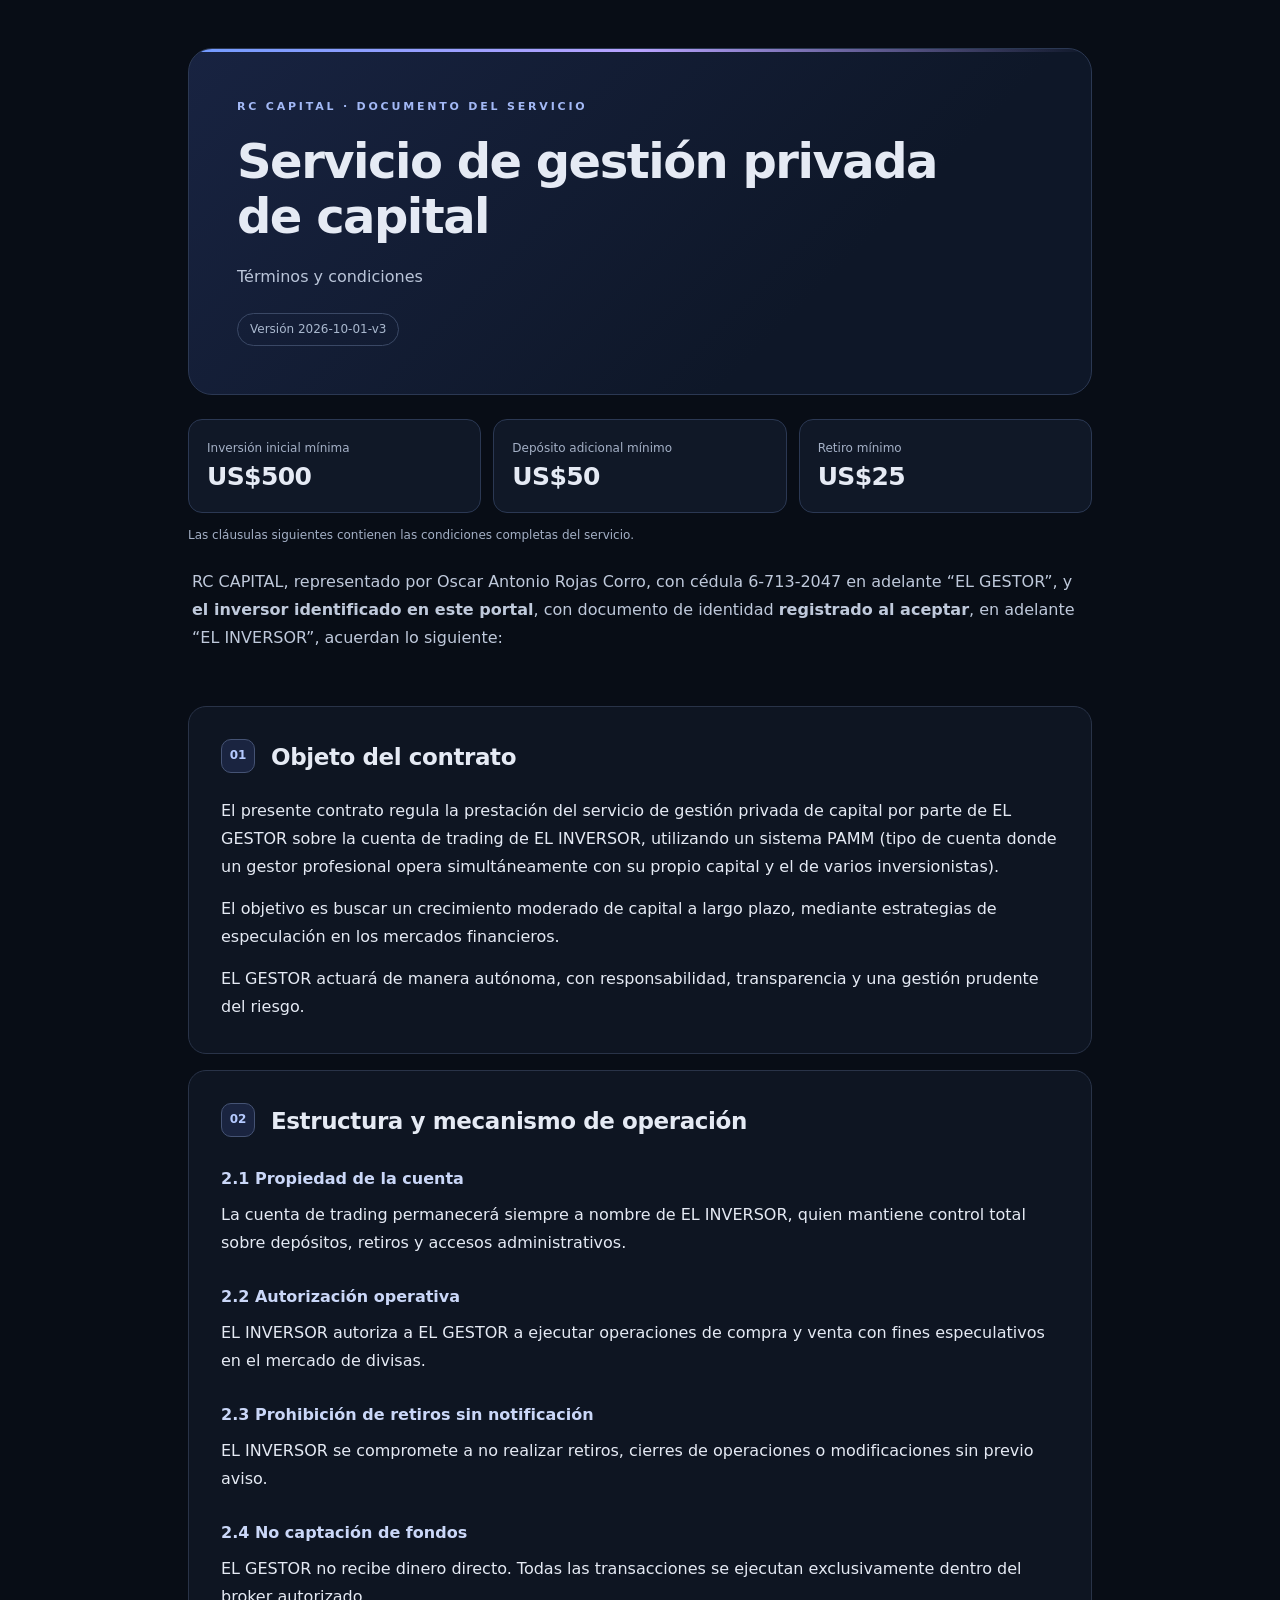
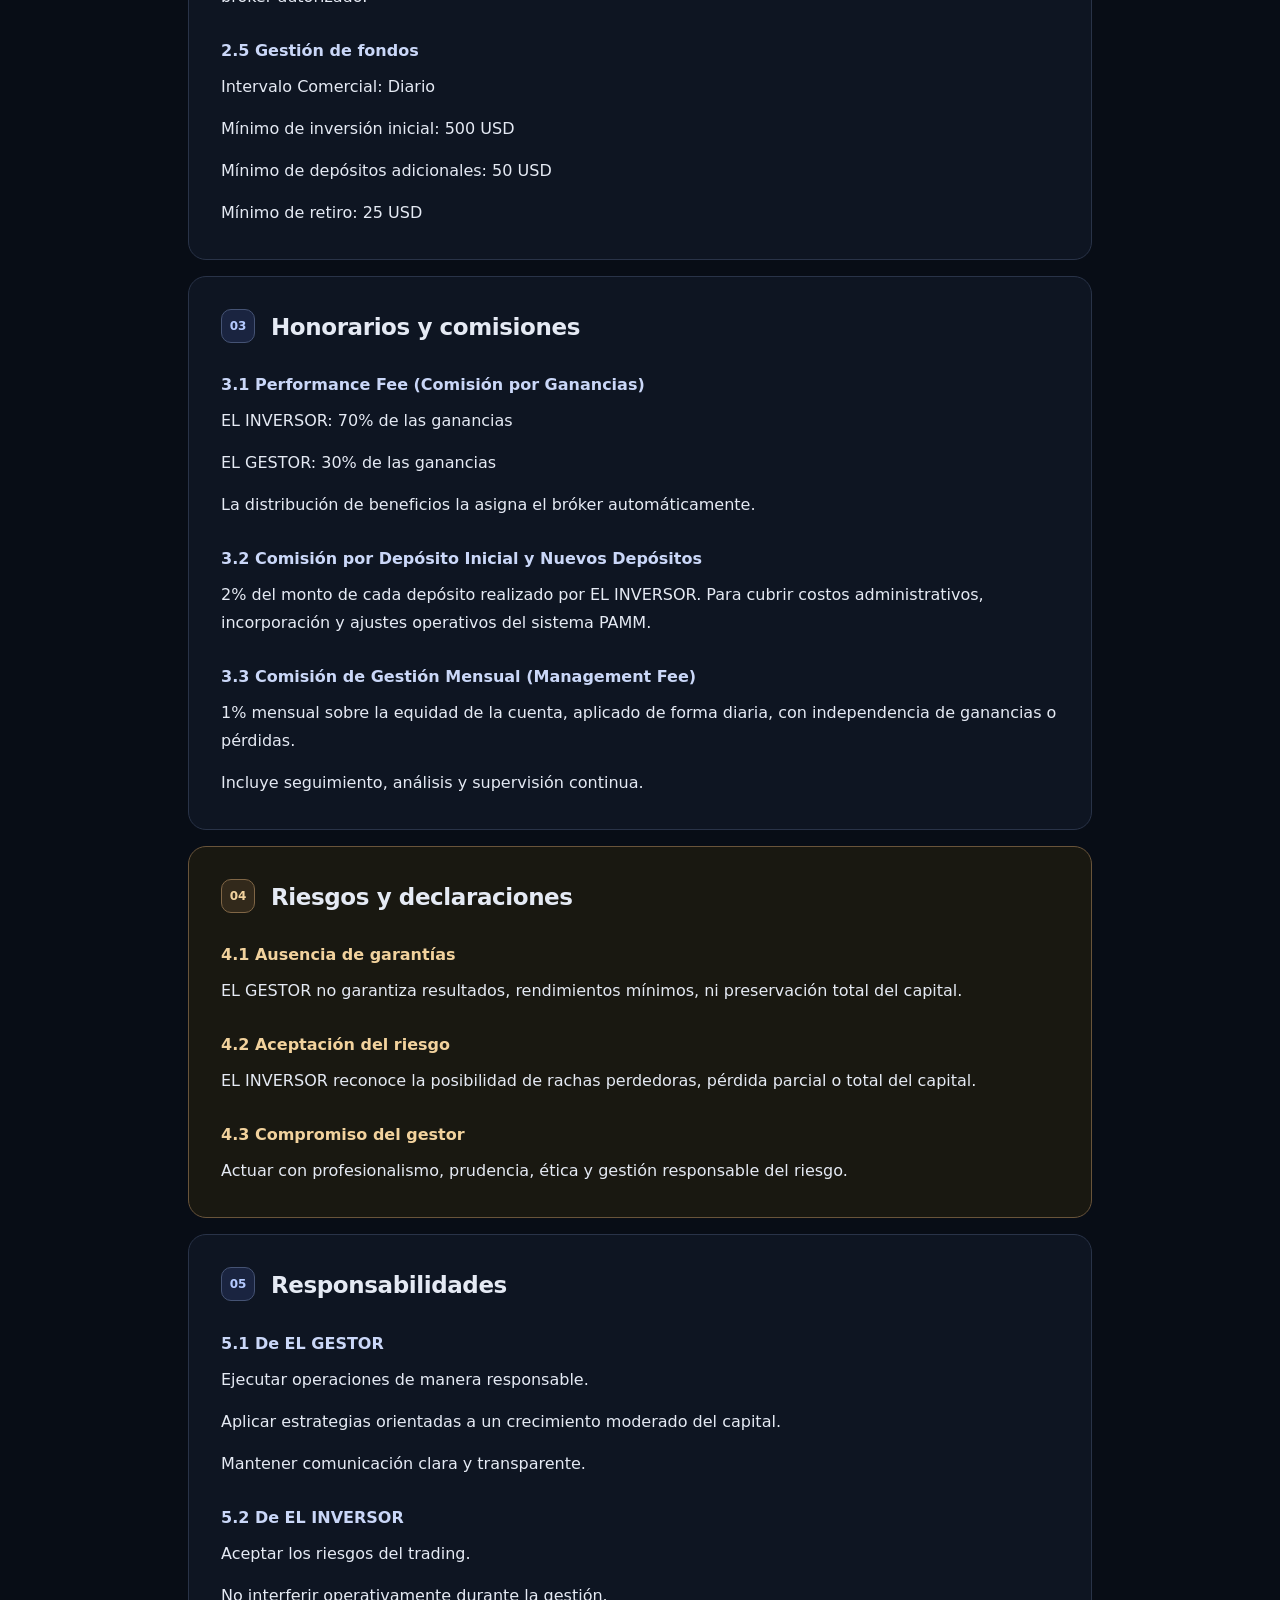
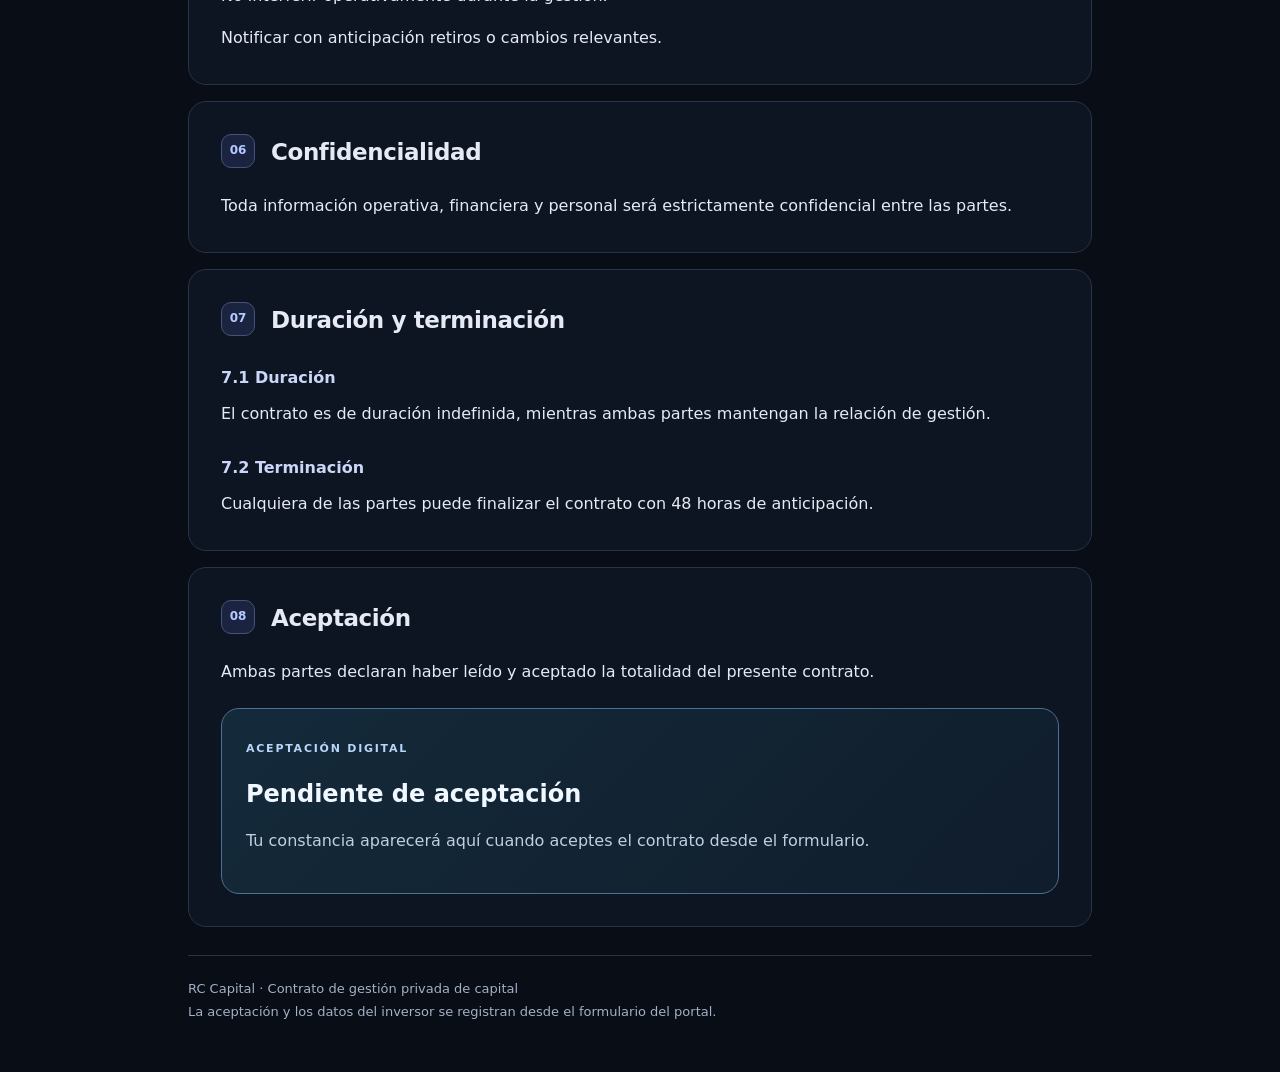
<file: documentos/contrato-digital-v3.html>
<!doctype html><html lang="es"><head><meta charset="utf-8"><meta name="viewport" content="width=device-width, initial-scale=1"><title>Contrato de gestión | RC Capital</title><style>
:host,body{display:block;margin:0;background:#080d16;color:#e5eaf4;font-family:system-ui,-apple-system,BlinkMacSystemFont,"Segoe UI",sans-serif;line-height:1.75;font-size:16px;-webkit-text-size-adjust:100%}
*{box-sizing:border-box}.contract{max-width:1000px;margin:auto;padding:clamp(18px,4vw,48px);overflow-wrap:anywhere}
.eyebrow{font-size:11px;letter-spacing:2.8px;color:#a3b9f6;text-transform:uppercase;font-weight:700;margin:0 0 18px}
.hero{padding:clamp(24px,5vw,48px);background:linear-gradient(135deg,#182341,#0e1728 70%);border:1px solid #2b3853;border-radius:24px;margin-bottom:24px;position:relative;overflow:hidden}
.hero:before{content:"";position:absolute;top:0;left:0;width:100%;height:3px;background:linear-gradient(90deg,#729bff,#b8a3ff,transparent)}
h1{font-weight:600;font-size:clamp(29px,5vw,48px);line-height:1.15;letter-spacing:-1.5px;max-width:700px;margin:0 0 18px}.subtitle{color:#bac5d9;margin:0}.version{display:inline-block;color:#a9b8ce;font-size:12px;border:1px solid #3a4865;border-radius:30px;padding:5px 12px;margin-top:22px}
.facts{display:grid;grid-template-columns:repeat(3,minmax(0,1fr));gap:12px;margin:24px 0}.fact{border:1px solid #2b3853;background:#101827;border-radius:14px;padding:18px}.fact span{display:block;color:#a4b0c6;font-size:12px}.fact strong{display:block;font-size:25px;line-height:1.4;font-weight:600;letter-spacing:-.6px}
.intro{color:#bfc9db;padding:8px 4px 24px}.clause{border:1px solid #293348;background:#0e1522;border-radius:18px;padding:clamp(20px,4vw,32px);margin:16px 0}.clause-head{display:flex;gap:16px;align-items:flex-start;margin-bottom:22px}.num{flex:0 0 34px;height:34px;display:grid;place-items:center;border:1px solid #455374;border-radius:10px;font-size:12px;color:#b5caff;background:#1a2440;font-weight:600}
h2{font-size:clamp(19px,3vw,23px);font-weight:600;line-height:1.4;margin:2px 0;letter-spacing:-.4px}h3{font-size:16px;font-weight:600;color:#cad7f8;margin:26px 0 8px}p{margin:0 0 14px}.clause p:last-child{margin-bottom:0}.risk{border-color:#69543a;background:#191811}.risk .num{background:#32291b;border-color:#806646;color:#f2d29d}.risk h3{color:#f2d29d}
.end{font-size:13px;color:#a4b0c6;border-top:1px solid #293348;padding-top:22px;margin-top:28px}.caption{font-size:12px;color:#a4b0c6;margin-top:-12px}
@media(max-width:620px){.facts{grid-template-columns:1fr;gap:8px}.fact{display:flex;align-items:center;justify-content:space-between;gap:16px;padding:14px 18px}.fact strong{font-size:22px}.hero{border-radius:18px}.clause-head{gap:12px}.contract{padding:16px}h1{letter-spacing:-.8px}}
@media(prefers-reduced-motion:reduce){*{scroll-behavior:auto}}
@media print{:host,body{background:white;color:#202838;font-size:11pt}.hero,.clause,.fact{background:white;border-color:#bbb;break-inside:avoid}.subtitle,.intro,.end,.fact span,h3,.risk h3{color:#333}.contract{padding:0}.hero:before{display:none}.num{color:#333;background:white}}
.acceptance-stamp{padding:24px;border:1px solid #4b7193;border-radius:18px;margin-top:22px;background:linear-gradient(135deg,#142a3a,#101d2c)}.stamp-label{font-size:11px;font-weight:750;letter-spacing:.16em;color:#b9d5fa}.acceptance-stamp h3{margin:12px 0;font-size:24px;color:#f0f7ff}.acceptance-stamp p{color:#c0cfe2}.acceptance-stamp dl{display:grid;grid-template-columns:minmax(100px,.7fr) minmax(0,1.3fr);gap:10px 20px;margin:20px 0 0;overflow-wrap:anywhere}.acceptance-stamp dl[hidden]{display:none}.acceptance-stamp dt{color:#99b1cc;font-size:13px}.acceptance-stamp dd{margin:0;color:#e7f0ff;font-size:14px}@media(max-width:600px){.acceptance-stamp dl{grid-template-columns:1fr;gap:4px}.acceptance-stamp dd{margin-bottom:12px}}
</style></head><body><main class="contract"><header class="hero"><p class="eyebrow">RC CAPITAL · DOCUMENTO DEL SERVICIO</p><h1>Servicio de gestión privada de capital</h1><p class="subtitle">Términos y condiciones</p><span class="version">Versión 2026-10-01-v3</span></header><div class="facts" aria-label="Condiciones principales"><div class="fact"><span>Inversión inicial mínima</span><strong>US$500</strong></div><div class="fact"><span>Depósito adicional mínimo</span><strong>US$50</strong></div><div class="fact"><span>Retiro mínimo</span><strong>US$25</strong></div></div><p class="caption">Las cláusulas siguientes contienen las condiciones completas del servicio.</p><div class="intro"><p>RC CAPITAL, representado por Oscar Antonio Rojas Corro, con cédula 6-713-2047 en adelante “EL GESTOR”, y <strong data-rc-investor-name>el inversor identificado en este portal</strong>, con <span data-rc-document-type>documento de identidad</span> <strong data-rc-document-number>registrado al aceptar</strong>, en adelante “EL INVERSOR”, acuerdan lo siguiente:</p></div><section class="clause"><div class="clause-head"><span class="num" aria-hidden="true">01</span><h2>Objeto del contrato</h2></div><p>El presente contrato regula la prestación del servicio de gestión privada de capital por parte de EL GESTOR sobre la cuenta de trading de EL INVERSOR, utilizando un sistema PAMM (tipo de cuenta donde un gestor profesional opera simultáneamente con su propio capital y el de varios inversionistas).</p><p>El objetivo es buscar un crecimiento moderado de capital a largo plazo, mediante estrategias de especulación en los mercados financieros.</p><p>EL GESTOR actuará de manera autónoma, con responsabilidad, transparencia y una gestión prudente del riesgo.</p></section><section class="clause"><div class="clause-head"><span class="num" aria-hidden="true">02</span><h2>Estructura y mecanismo de operación</h2></div><h3>2.1 Propiedad de la cuenta</h3><p>La cuenta de trading permanecerá siempre a nombre de EL INVERSOR, quien mantiene control total sobre depósitos, retiros y accesos administrativos.</p><h3>2.2 Autorización operativa</h3><p>EL INVERSOR autoriza a EL GESTOR a ejecutar operaciones de compra y venta con fines especulativos en el mercado de divisas.</p><h3>2.3 Prohibición de retiros sin notificación</h3><p>EL INVERSOR se compromete a no realizar retiros, cierres de operaciones o modificaciones sin previo aviso.</p><h3>2.4 No captación de fondos</h3><p>EL GESTOR no recibe dinero directo. Todas las transacciones se ejecutan exclusivamente dentro del broker autorizado.</p><h3>2.5 Gestión de fondos</h3><p>Intervalo Comercial: Diario</p><p>Mínimo de inversión inicial: 500 USD</p><p>Mínimo de depósitos adicionales: 50 USD</p><p>Mínimo de retiro: 25 USD</p></section><section class="clause"><div class="clause-head"><span class="num" aria-hidden="true">03</span><h2>Honorarios y comisiones</h2></div><h3>3.1 Performance Fee (Comisión por Ganancias)</h3><p>EL INVERSOR: 70% de las ganancias</p><p>EL GESTOR: 30% de las ganancias</p><p>La distribución de beneficios la asigna el bróker automáticamente.</p><h3>3.2 Comisión por Depósito Inicial y Nuevos Depósitos</h3><p>2% del monto de cada depósito realizado por EL INVERSOR. Para cubrir costos administrativos, incorporación y ajustes operativos del sistema PAMM.</p><h3>3.3 Comisión de Gestión Mensual (Management Fee)</h3><p>1% mensual sobre la equidad de la cuenta, aplicado de forma diaria, con independencia de ganancias o pérdidas.</p><p>Incluye seguimiento, análisis y supervisión continua.</p></section><section class="clause risk"><div class="clause-head"><span class="num" aria-hidden="true">04</span><h2>Riesgos y declaraciones</h2></div><h3>4.1 Ausencia de garantías</h3><p>EL GESTOR no garantiza resultados, rendimientos mínimos, ni preservación total del capital.</p><h3>4.2 Aceptación del riesgo</h3><p>EL INVERSOR reconoce la posibilidad de rachas perdedoras, pérdida parcial o total del capital.</p><h3>4.3 Compromiso del gestor</h3><p>Actuar con profesionalismo, prudencia, ética y gestión responsable del riesgo.</p></section><section class="clause"><div class="clause-head"><span class="num" aria-hidden="true">05</span><h2>Responsabilidades</h2></div><h3>5.1 De EL GESTOR</h3><p>Ejecutar operaciones de manera responsable.</p><p>Aplicar estrategias orientadas a un crecimiento moderado del capital.</p><p>Mantener comunicación clara y transparente.</p><h3>5.2 De EL INVERSOR</h3><p>Aceptar los riesgos del trading.</p><p>No interferir operativamente durante la gestión.</p><p>Notificar con anticipación retiros o cambios relevantes.</p></section><section class="clause"><div class="clause-head"><span class="num" aria-hidden="true">06</span><h2>Confidencialidad</h2></div><p>Toda información operativa, financiera y personal será estrictamente confidencial entre las partes.</p></section><section class="clause"><div class="clause-head"><span class="num" aria-hidden="true">07</span><h2>Duración y terminación</h2></div><h3>7.1 Duración</h3><p>El contrato es de duración indefinida, mientras ambas partes mantengan la relación de gestión.</p><h3>7.2 Terminación</h3><p>Cualquiera de las partes puede finalizar el contrato con 48 horas de anticipación.</p></section><section class="clause"><div class="clause-head"><span class="num" aria-hidden="true">08</span><h2>Aceptación</h2></div><p>Ambas partes declaran haber leído y aceptado la totalidad del presente contrato.</p><div class="acceptance-stamp" data-rc-acceptance aria-live="polite"><span class="stamp-label">ACEPTACIÓN DIGITAL</span><h3 data-rc-stamp-title>Pendiente de aceptación</h3><p data-rc-stamp-description>Tu constancia aparecerá aquí cuando aceptes el contrato desde el formulario.</p><dl data-rc-stamp-details hidden></dl></div></section><footer class="end">RC Capital · Contrato de gestión privada de capital<br>La aceptación y los datos del inversor se registran desde el formulario del portal.</footer></main></body></html>
</file>
